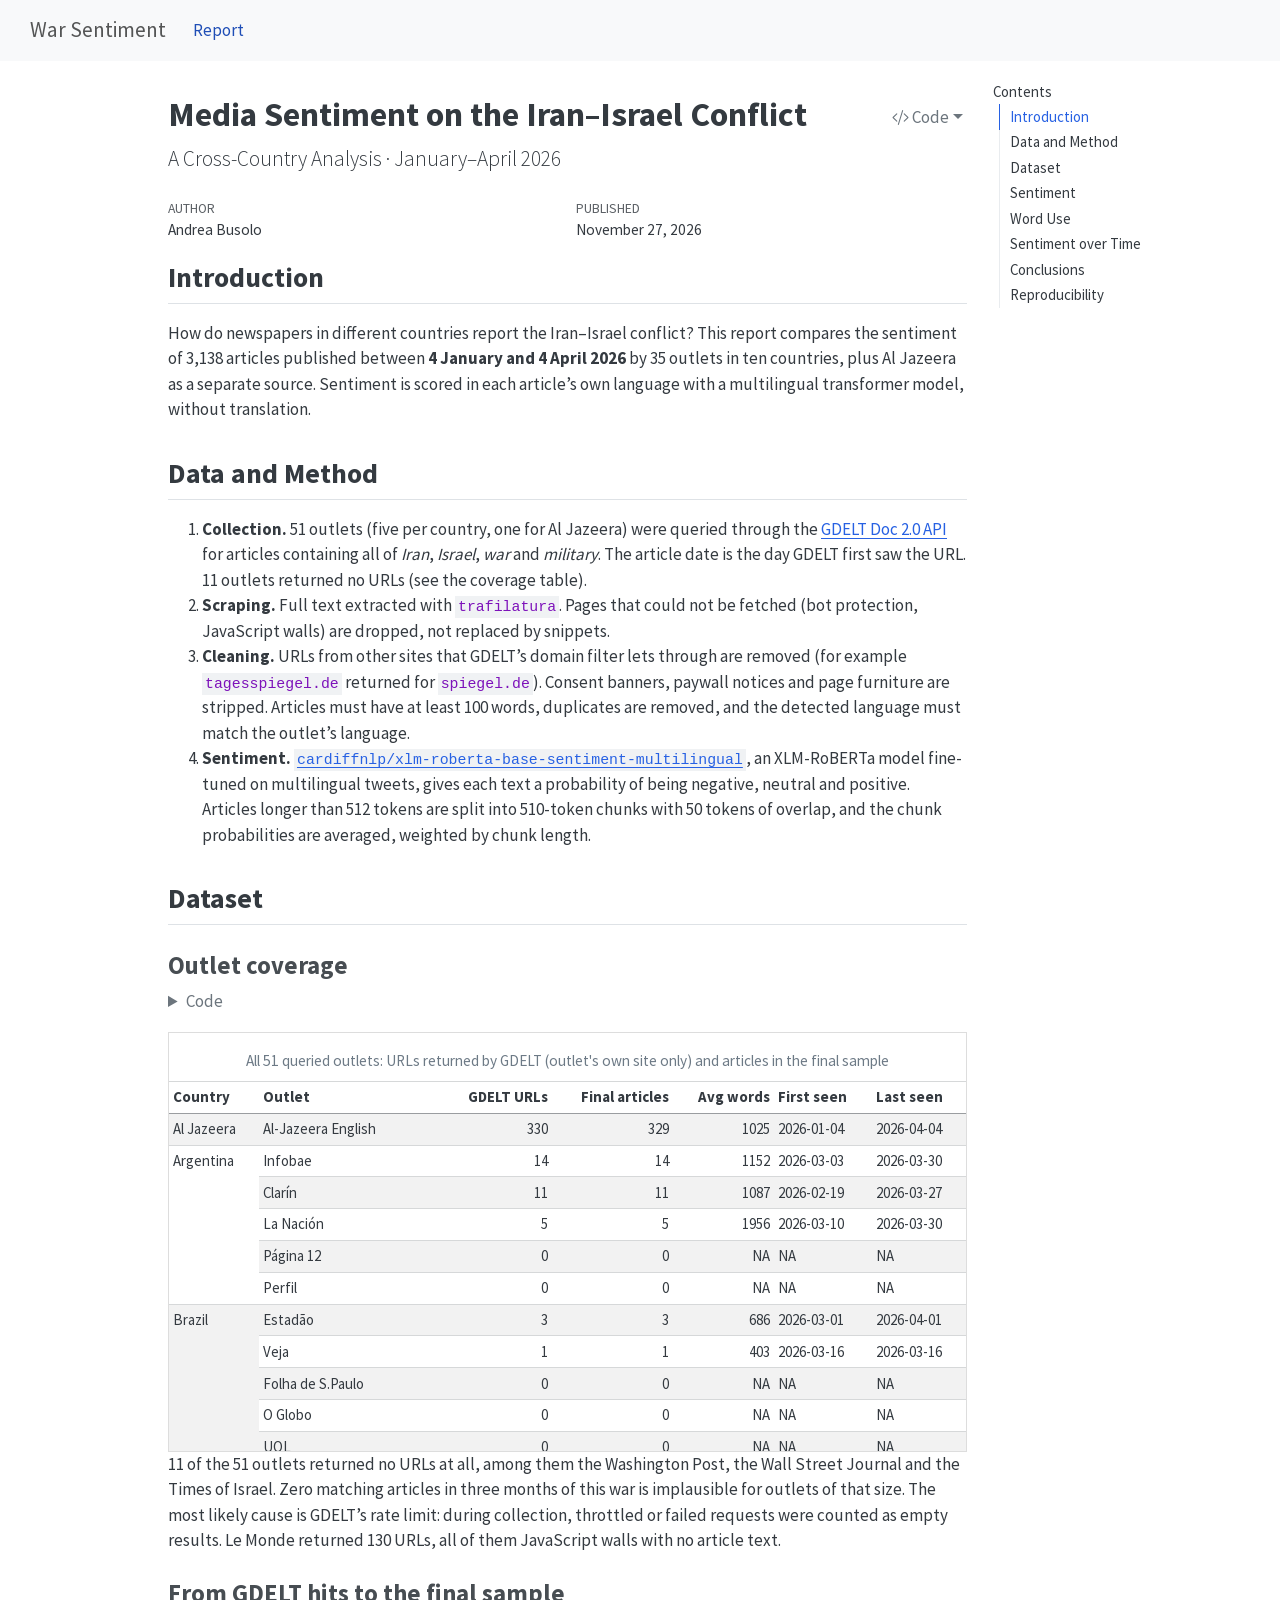
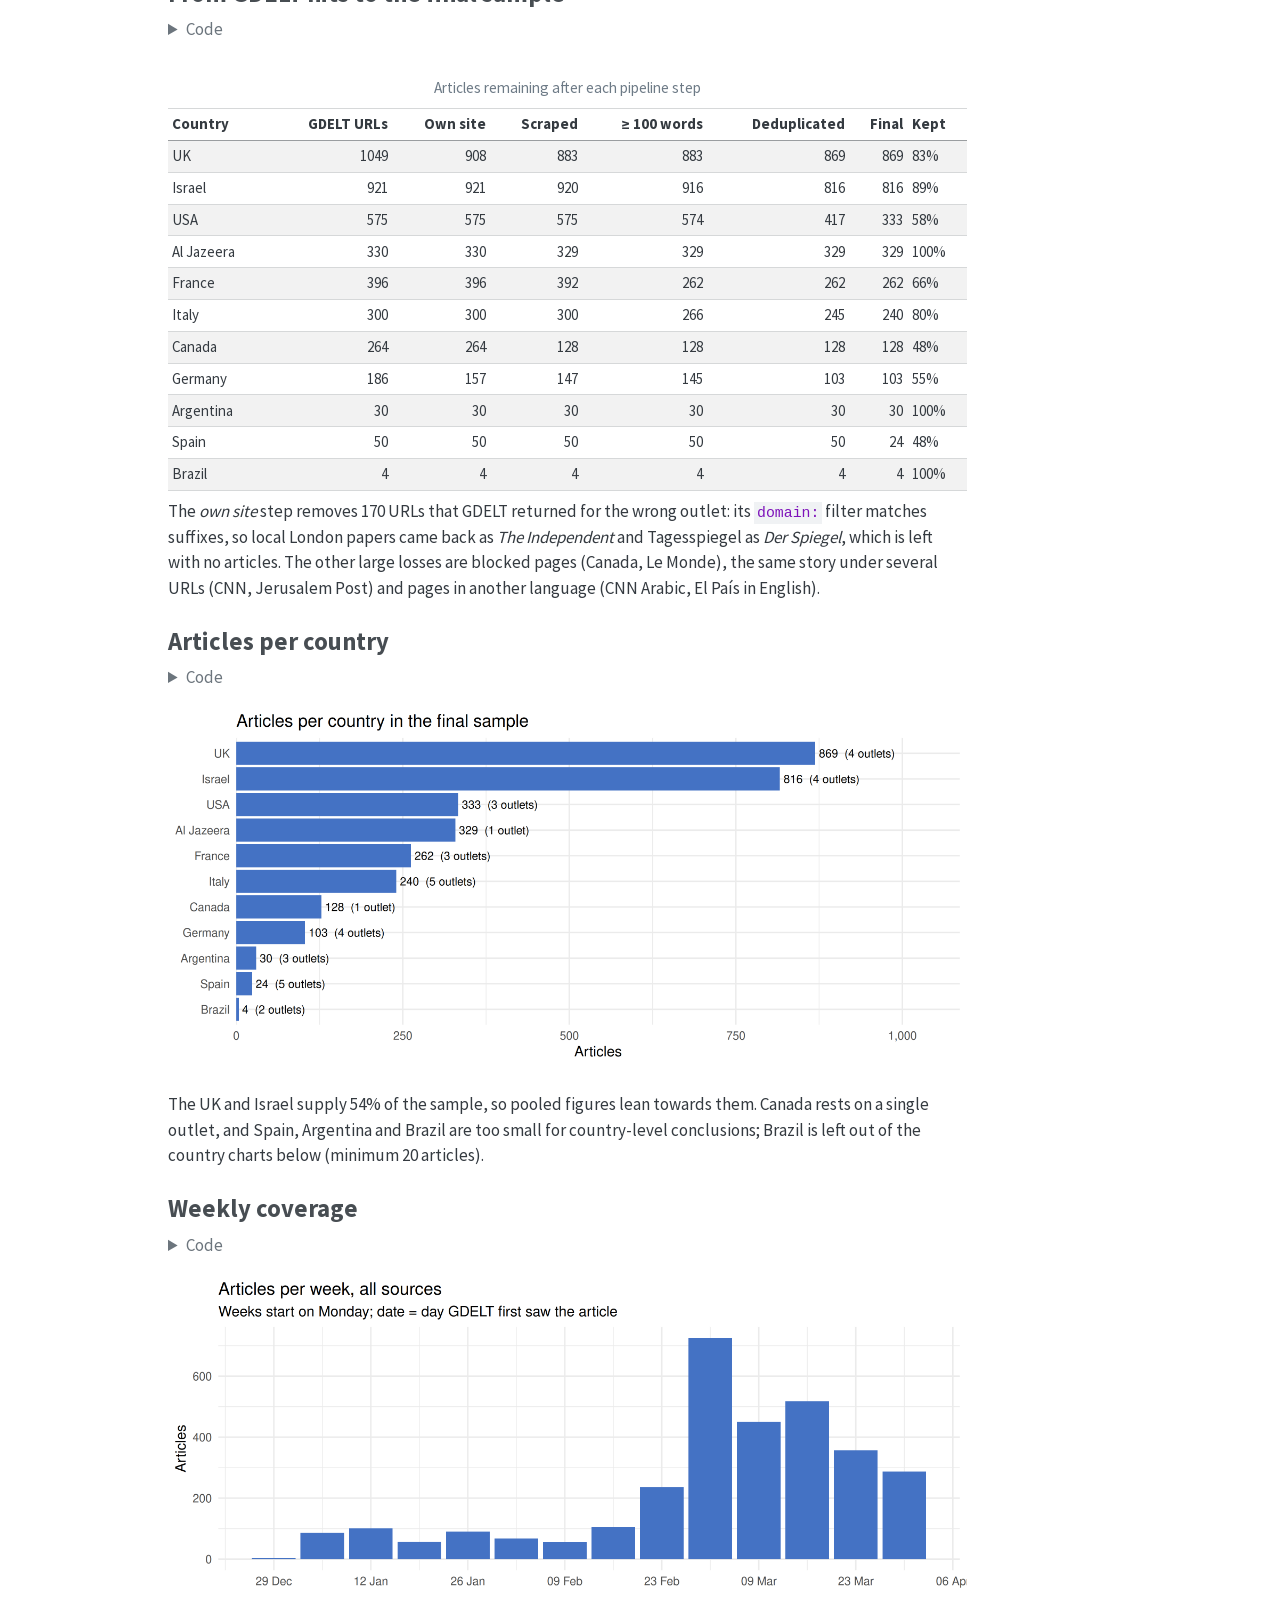
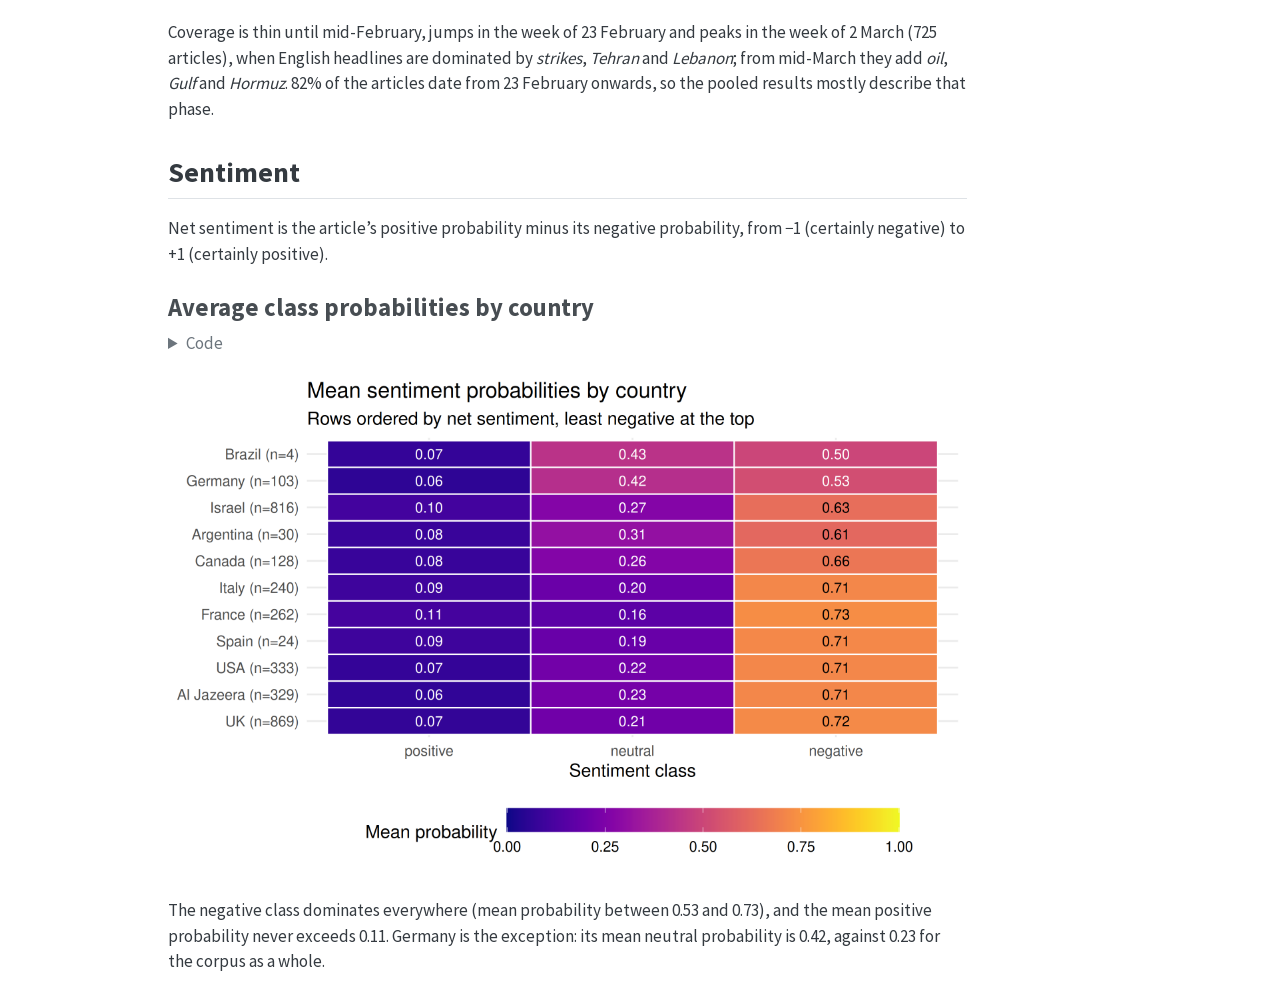
<file: docs/index.html>
<html xmlns="http://www.w3.org/1999/xhtml">    
  <head>      
    <title>Redirect to analysis/report.html</title>      
    <meta http-equiv="refresh" content="0;URL='analysis/report.html'" />    
  </head>    
  <body> 
  </body>  
</html>
</file>
